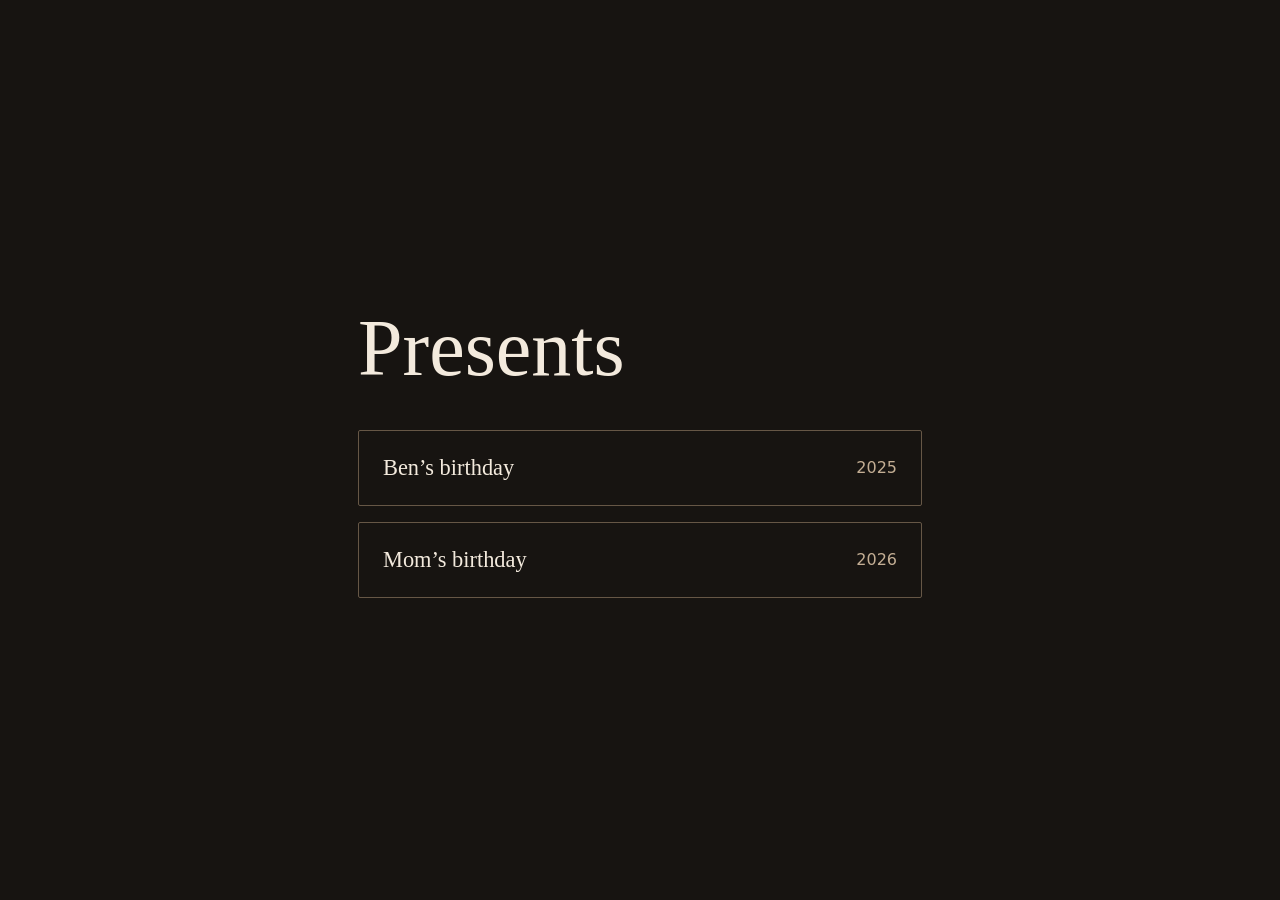
<file: index.html>
<!doctype html>
<html lang="en">
<head>
<meta charset="utf-8"><meta name="viewport" content="width=device-width, initial-scale=1">
<title>Presents</title><meta name="description" content="A collection of birthday presents from Luke, Logan, and Ben.">
<style>
*{box-sizing:border-box}body{margin:0;min-height:100dvh;display:grid;place-items:center;background:#171411;color:#f3eadd;font-family:Georgia,serif}main{width:min(620px,100%);padding:48px 28px}h1{font-weight:normal;font-size:clamp(3rem,10vw,5rem);margin:0 0 36px}nav{display:grid;gap:16px}a{color:inherit;text-decoration:none;border:1px solid #665746;padding:24px;display:flex;align-items:center;justify-content:space-between;gap:20px;border-radius:2px}a:hover{background:#2b241e}a:focus-visible{outline:2px solid #ead29a;outline-offset:4px}a span{font-size:1.4rem}a small{font:1rem system-ui,sans-serif;color:#c3ae94}
</style>
</head><body><main><h1>Presents</h1><nav aria-label="Birthday presents"><a href="ben-bday-2025/"><span>Ben’s birthday</span><small>2025</small></a><a href="mom-bday-2026/"><span>Mom’s birthday</span><small>2026</small></a></nav></main></body>
</html>
</file>
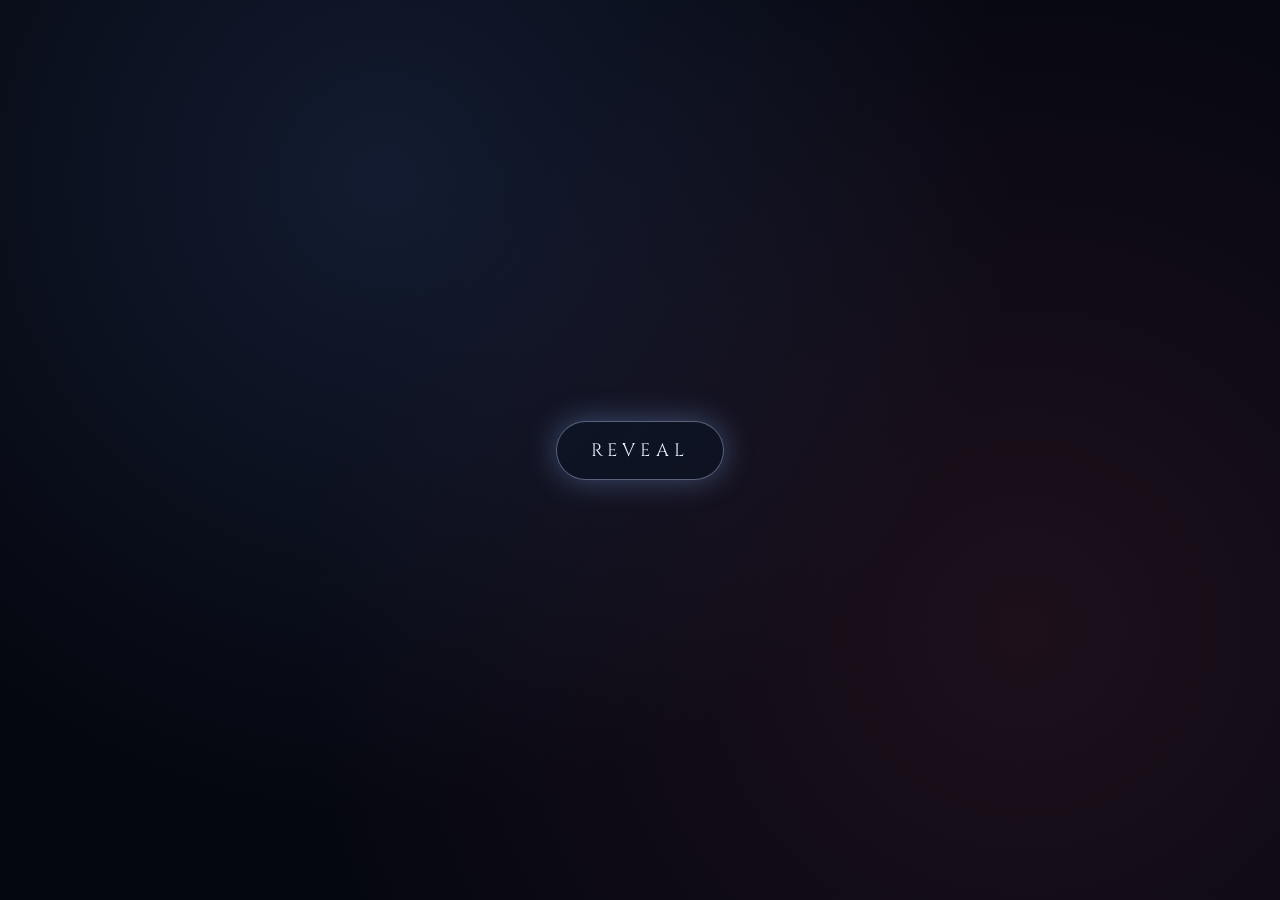
<file: ben-bday-2025/index.html>
<!DOCTYPE html>
<html lang="en">
  <head>
    <meta charset="UTF-8" />
    <meta name="viewport" content="width=device-width, initial-scale=1.0" />
    <title>BENNY BOO—PHYSICAL GENIUS</title>
    <link rel="preconnect" href="https://fonts.googleapis.com" />
    <link rel="preconnect" href="https://fonts.gstatic.com" crossorigin />
    <link
      href="https://fonts.googleapis.com/css2?family=Caveat:wght@600&family=Cinzel:wght@600;700&family=Rajdhani:wght@400;600&family=Spectral:ital,wght@0,400;0,600;1,400&display=swap"
      rel="stylesheet"
    />
    <link rel="icon" type="image/png" href="assets/favicon.png" />
    <link rel="icon" href="favicon.ico" sizes="any" />
    <script type="importmap">
      {
        "imports": {
          "three": "./vendor/three/three.module.js",
          "three/addons/": "./vendor/three/addons/",
          "cannon-es": "./vendor/cannon-es/cannon-es.js"
        }
      }
    </script>
    <style>
      :root {
        color-scheme: dark;
      }

      * {
        box-sizing: border-box;
      }

      html,
      body {
        margin: 0;
        width: 100%;
        height: 100%;
        overflow: hidden;
        background: #02040b;
        font-family: "Spectral", serif;
      }

      #app {
        position: fixed;
        inset: 0;
      }

      canvas {
        display: block;
        width: 100%;
        height: 100%;
        cursor: grab;
      }

      canvas.is-dragging {
        cursor: grabbing;
      }

      #audio-ui {
        position: fixed;
        right: 16px;
        bottom: 16px;
        z-index: 10;
        display: flex;
        align-items: center;
        gap: 10px;
        padding: 4px 6px;
        color: #e6f2ff;
        font-family: "Rajdhani", sans-serif;
        font-size: 12px;
        letter-spacing: 0.02em;
      }

      #audio-track {
        font-weight: 600;
        letter-spacing: 0.04em;
      }

      #audio-toggle {
        border: none;
        background: rgba(140, 190, 255, 0.18);
        color: inherit;
        border-radius: 999px;
        width: 30px;
        height: 30px;
        display: inline-flex;
        align-items: center;
        justify-content: center;
        padding: 0;
        font-size: 0;
        cursor: pointer;
        transition: background 0.2s ease;
      }

      #audio-toggle:hover {
        background: rgba(140, 190, 255, 0.32);
      }

      #audio-toggle svg {
        width: 14px;
        height: 14px;
        fill: currentColor;
      }

      #audio-toggle .icon-pause {
        display: none;
      }

      #audio-toggle.is-playing .icon-play {
        display: none;
      }

      #audio-toggle.is-playing .icon-pause {
        display: block;
      }

      #audio-toggle:disabled {
        opacity: 0.6;
        cursor: not-allowed;
      }

      #reveal-screen {
        position: fixed;
        inset: 0;
        z-index: 20;
        display: grid;
        place-items: center;
        background: radial-gradient(
            circle at 30% 20%,
            rgba(80, 120, 200, 0.18),
            transparent 55%
          ),
          radial-gradient(
            circle at 80% 70%,
            rgba(200, 80, 120, 0.12),
            transparent 60%
          ),
          #05070f;
        transition: opacity 0.4s ease, visibility 0.4s ease;
      }

      #reveal-screen.is-hidden {
        opacity: 0;
        visibility: hidden;
        pointer-events: none;
      }

      #reveal-button {
        border: 1px solid rgba(200, 220, 255, 0.4);
        background: rgba(10, 20, 38, 0.6);
        color: #e7f1ff;
        font-family: "Cinzel", serif;
        font-size: 18px;
        letter-spacing: 0.28em;
        text-transform: uppercase;
        padding: 16px 34px;
        border-radius: 999px;
        cursor: pointer;
        transition: transform 0.25s ease, box-shadow 0.25s ease;
        box-shadow: 0 0 30px rgba(140, 190, 255, 0.35);
      }

      #reveal-button:hover {
        transform: translateY(-2px);
        box-shadow: 0 0 40px rgba(140, 190, 255, 0.55);
      }

      @media (max-width: 640px) {
        #audio-ui {
          right: 10px;
          bottom: 10px;
          padding: 6px 8px;
        }

        #reveal-button {
          font-size: 16px;
          padding: 14px 28px;
        }
      }
    </style>
  </head>
  <body>
    <div id="reveal-screen">
      <button id="reveal-button" type="button">Reveal</button>
    </div>
    <div id="app"></div>
    <div id="audio-ui">
      <button id="audio-toggle" type="button" aria-label="Play">
        <svg class="icon-play" viewBox="0 0 24 24" aria-hidden="true">
          <path d="M7 5l12 7-12 7z" />
        </svg>
        <svg class="icon-pause" viewBox="0 0 24 24" aria-hidden="true">
          <path d="M6 5h4v14H6zm8 0h4v14h-4z" />
        </svg>
      </button>
      <div id="audio-track">1.mp3</div>
    </div>
    <script type="module">
      import * as THREE from "three";
      import * as CANNON from "cannon-es";
      import { RoundedBoxGeometry } from "three/addons/geometries/RoundedBoxGeometry.js";

      const app = document.getElementById("app");
      const revealScreen = document.getElementById("reveal-screen");
      const revealButton = document.getElementById("reveal-button");
      const audioTrackLabel = document.getElementById("audio-track");
      const audioToggleButton = document.getElementById("audio-toggle");
      const renderer = new THREE.WebGLRenderer({ antialias: true });
      let pixelRatio = Math.min(window.devicePixelRatio, 2);
      renderer.setPixelRatio(pixelRatio);
      renderer.setSize(window.innerWidth, window.innerHeight);
      renderer.outputColorSpace = THREE.SRGBColorSpace;
      renderer.toneMapping = THREE.ACESFilmicToneMapping;
      renderer.toneMappingExposure = 1.05;
      app.appendChild(renderer.domElement);

      const postEnabled = false;
      const renderTarget = new THREE.WebGLRenderTarget(
        window.innerWidth * pixelRatio,
        window.innerHeight * pixelRatio,
        { depthBuffer: true }
      );
      renderTarget.texture.colorSpace = THREE.LinearSRGBColorSpace;

      const postScene = new THREE.Scene();
      const postCamera = new THREE.OrthographicCamera(-1, 1, 1, -1, 0, 1);
      const postUniforms = {
        uTexture: { value: renderTarget.texture },
        uTime: { value: 0 },
        uIntensity: { value: 0 },
        uCenter: { value: new THREE.Vector2(0.5, 0.5) },
        uResolution: { value: new THREE.Vector2(window.innerWidth, window.innerHeight) }
      };
      const postMaterial = new THREE.ShaderMaterial({
        uniforms: postUniforms,
        toneMapped: false,
        depthWrite: false,
        depthTest: false,
        vertexShader: `
          varying vec2 vUv;
          void main() {
            vUv = uv;
            gl_Position = vec4(position, 1.0);
          }
        `,
        fragmentShader: `
          uniform sampler2D uTexture;
          uniform float uTime;
          uniform float uIntensity;
          uniform vec2 uCenter;
          varying vec2 vUv;

          void main() {
            vec2 uv = vUv;
            vec2 dir = uv - uCenter;
            float dist = length(dir);
            float ripple = sin(dist * 32.0 - uTime * 4.6);
            float pulse = sin(uTime * 1.4) * 0.5 + 0.5;
            float falloff = smoothstep(1.2, 0.0, dist);
            float amp = uIntensity * (0.35 + 0.65 * pulse) * falloff;
            vec2 normDir = normalize(dir + 0.0001);
            vec2 warp = normDir * ripple * amp * 0.03;
            vec2 uvWarp = clamp(uv + warp, 0.0, 1.0);
            vec2 shift = warp * 0.6;

            vec3 color;
            color.r = texture2D(uTexture, clamp(uvWarp + shift, 0.0, 1.0)).r;
            color.g = texture2D(uTexture, uvWarp).g;
            color.b = texture2D(uTexture, clamp(uvWarp - shift, 0.0, 1.0)).b;
            float rippleColor = abs(ripple);
            color += rippleColor * amp * vec3(0.0);
            gl_FragColor = vec4(color, 1.0);
            #include <colorspace_fragment>
          }
        `
      });
      const postQuad = new THREE.Mesh(new THREE.PlaneGeometry(2, 2), postMaterial);
      postScene.add(postQuad);

      const scene = new THREE.Scene();
      scene.fog = new THREE.Fog("#02040b", 8, 24);

      const camera = new THREE.PerspectiveCamera(
        38,
        window.innerWidth / window.innerHeight,
        0.1,
        200
      );
      camera.position.set(0, 0, 7.2);

      const ambient = new THREE.AmbientLight(0xffffff, 0.7);
      scene.add(ambient);

      const keyLight = new THREE.DirectionalLight(0xffffff, 0.9);
      keyLight.position.set(2.5, 4, 6);
      scene.add(keyLight);

      const fillLight = new THREE.DirectionalLight(0x88ccff, 0.4);
      fillLight.position.set(-3, -2, 5);
      scene.add(fillLight);

      const motionEnabled = !window.matchMedia(
        "(prefers-reduced-motion: reduce)"
      ).matches;
      const cardSurfaceFxEnabled = true;

      const cardSpec = {
        name: "Benny \"The Physical Genius\" Boo",
        attribute: "EARTH",
        typeLine: "Type: Warrior / Effect",
        level: 6,
        effectText: `Gains 300 ATK for each face-up card on the field. Once per turn, he targets 1 face-up card and turns its effect off with a blood-curdling shreik: "BUTTHEAD FREAK!". If there is a PS2 game disk on the table, he WILL make it no more. If you be talking shit, he WILL hear it. When summoned, add 1 Tool from your Deck to your hand, because he's just fucking built different. If he'd be destroyed - fat chance in hell, buddy - discard 1 card. If by unfortunate circumstances Basil is on the field, he loses because he is in the presence of his soul mate.`,
        flavorText: "\"he'll scratch your bitch ass up\"",
        atk: "2300",
        def: "2000",
        backText: "call +1 (916) 799-4473 for a good time"
      };

      const audioPlaylist = [
        "assets/audio/1.mp3",
        "assets/audio/2.mp3",
        "assets/audio/3.mp3",
        "assets/audio/4.mp3",
        "assets/audio/5.mp3",
        "assets/audio/6.mp3"
      ];

      const shufflePlaylist = (list) => {
        for (let i = list.length - 1; i > 0; i -= 1) {
          const j = Math.floor(Math.random() * (i + 1));
          [list[i], list[j]] = [list[j], list[i]];
        }
        return list;
      };

      const audioState = {
        context: null,
        analyser: null,
        data: null,
        audio: null,
        index: 0,
        started: false,
        failed: false
      };

      const formatTrackName = (trackPath) => {
        if (!trackPath) {
          return "Unknown";
        }
        const file = trackPath.split("/").pop();
        return file || "Unknown";
      };

      const updateAudioUi = () => {
        if (!audioTrackLabel || !audioToggleButton) {
          return;
        }
        if (audioState.failed) {
          audioTrackLabel.textContent = "Audio Unavailable";
          audioToggleButton.classList.remove("is-playing");
          audioToggleButton.setAttribute("aria-label", "Play");
          audioToggleButton.disabled = true;
          return;
        }

        const trackName = audioPlaylist[audioState.index]
          ? formatTrackName(audioPlaylist[audioState.index])
          : "No Audio";
        const isPlaying = audioState.audio && !audioState.audio.paused;
        audioTrackLabel.textContent = trackName;
        audioToggleButton.classList.toggle("is-playing", isPlaying);
        audioToggleButton.setAttribute("aria-label", isPlaying ? "Pause" : "Play");
        audioToggleButton.disabled = false;
      };

      const setupAudio = () => {
        if (audioState.context || audioState.failed || audioPlaylist.length === 0) {
          return;
        }

        const audio = new Audio();
        audio.preload = "auto";
        audio.loop = false;
        audio.crossOrigin = "anonymous";

        const context = new (window.AudioContext || window.webkitAudioContext)();
        const analyser = context.createAnalyser();
        analyser.fftSize = 1024;
        const source = context.createMediaElementSource(audio);
        source.connect(analyser);
        analyser.connect(context.destination);

        shufflePlaylist(audioPlaylist);
        audioState.audio = audio;
        audioState.context = context;
        audioState.analyser = analyser;
        audioState.data = new Uint8Array(analyser.frequencyBinCount);

        audio.addEventListener("ended", () => {
          if (!audioPlaylist.length) {
            return;
          }
          shufflePlaylist(audioPlaylist);
          playTrack(0);
        });

        audio.addEventListener("error", () => {
          audioState.failed = true;
          updateAudioUi();
        });

        audio.addEventListener("play", updateAudioUi);
        audio.addEventListener("pause", updateAudioUi);
        audio.addEventListener("loadeddata", updateAudioUi);
        updateAudioUi();
      };

      const playTrack = (index) => {
        if (!audioState.audio || audioPlaylist.length === 0) {
          return;
        }
        const safeIndex =
          ((index % audioPlaylist.length) + audioPlaylist.length) %
          audioPlaylist.length;
        audioState.index = safeIndex;
        audioState.audio.src = audioPlaylist[safeIndex];
        audioState.audio.play().catch(() => {
          audioState.started = false;
          updateAudioUi();
        });
        updateAudioUi();
      };

      const ensureAudio = () => {
        if (audioState.started || audioState.failed) {
          return;
        }
        setupAudio();
        if (!audioState.context || !audioState.audio) {
          return;
        }
        audioState.started = true;
        audioState.context
          .resume()
          .then(() => {
            playTrack(audioState.index);
          })
          .catch(() => {
            audioState.failed = true;
            updateAudioUi();
          });
        updateAudioUi();
      };

      if (audioToggleButton) {
        audioToggleButton.addEventListener("click", () => {
          if (audioState.failed) {
            return;
          }
          if (!audioState.started) {
            ensureAudio();
            return;
          }
          if (!audioState.audio) {
            return;
          }
          if (audioState.audio.paused) {
            audioState.audio.play().catch(() => {});
          } else {
            audioState.audio.pause();
          }
          updateAudioUi();
        });
      }

      updateAudioUi();

        const loadImage = (src) =>
          new Promise((resolve) => {
            const img = new Image();
            img.onload = () => resolve(img);
            img.onerror = () => resolve(null);
            img.crossOrigin = "anonymous";
            img.src = src;
          });

      const drawRoundedRect = (ctx, x, y, w, h, r) => {
        const radius = Math.min(r, w / 2, h / 2);
        ctx.beginPath();
        ctx.moveTo(x + radius, y);
        ctx.lineTo(x + w - radius, y);
        ctx.quadraticCurveTo(x + w, y, x + w, y + radius);
        ctx.lineTo(x + w, y + h - radius);
        ctx.quadraticCurveTo(x + w, y + h, x + w - radius, y + h);
        ctx.lineTo(x + radius, y + h);
        ctx.quadraticCurveTo(x, y + h, x, y + h - radius);
        ctx.lineTo(x, y + radius);
        ctx.quadraticCurveTo(x, y, x + radius, y);
        ctx.closePath();
      };

      const createRoundedRectShape = (width, height, radius) => {
        const halfW = width / 2;
        const halfH = height / 2;
        const r = Math.min(radius, halfW, halfH);
        const shape = new THREE.Shape();
        shape.moveTo(-halfW + r, -halfH);
        shape.lineTo(halfW - r, -halfH);
        shape.quadraticCurveTo(halfW, -halfH, halfW, -halfH + r);
        shape.lineTo(halfW, halfH - r);
        shape.quadraticCurveTo(halfW, halfH, halfW - r, halfH);
        shape.lineTo(-halfW + r, halfH);
        shape.quadraticCurveTo(-halfW, halfH, -halfW, halfH - r);
        shape.lineTo(-halfW, -halfH + r);
        shape.quadraticCurveTo(-halfW, -halfH, -halfW + r, -halfH);
        return shape;
      };

      const drawStar = (ctx, cx, cy, spikes, outerRadius, innerRadius) => {
        let rot = (Math.PI / 2) * 3;
        let x = cx;
        let y = cy;
        const step = Math.PI / spikes;

        ctx.beginPath();
        ctx.moveTo(cx, cy - outerRadius);
        for (let i = 0; i < spikes; i += 1) {
          x = cx + Math.cos(rot) * outerRadius;
          y = cy + Math.sin(rot) * outerRadius;
          ctx.lineTo(x, y);
          rot += step;

          x = cx + Math.cos(rot) * innerRadius;
          y = cy + Math.sin(rot) * innerRadius;
          ctx.lineTo(x, y);
          rot += step;
        }
        ctx.lineTo(cx, cy - outerRadius);
        ctx.closePath();
      };

      const wrapText = (ctx, text, maxWidth) => {
        const words = text.split(" ");
        const lines = [];
        let currentLine = "";

        words.forEach((word) => {
          const testLine = currentLine ? `${currentLine} ${word}` : word;
          const metrics = ctx.measureText(testLine);
          if (metrics.width > maxWidth && currentLine) {
            lines.push(currentLine);
            currentLine = word;
          } else {
            currentLine = testLine;
          }
        });

        if (currentLine) {
          lines.push(currentLine);
        }

        return lines;
      };

      const drawImageCover = (ctx, img, x, y, w, h) => {
        if (!img) {
          ctx.fillStyle = "rgba(255,255,255,0.08)";
          ctx.fillRect(x, y, w, h);
          return;
        }

        const imgRatio = img.width / img.height;
        const areaRatio = w / h;
        let sx = 0;
        let sy = 0;
        let sw = img.width;
        let sh = img.height;

        if (imgRatio > areaRatio) {
          sh = img.height;
          sw = sh * areaRatio;
          sx = (img.width - sw) / 2;
        } else {
          sw = img.width;
          sh = sw / areaRatio;
          sy = (img.height - sh) / 2;
        }

        ctx.drawImage(img, sx, sy, sw, sh, x, y, w, h);
      };

      const buildFrontTexture = (image) => {
        const width = 1024;
        const height = Math.round((width * 86) / 59);
        const canvas = document.createElement("canvas");
        canvas.width = width;
        canvas.height = height;
        const ctx = canvas.getContext("2d");
        const scale = width / 420;

        const frameGradient = ctx.createLinearGradient(0, 0, width, height);
        frameGradient.addColorStop(0, "#e6c98b");
        frameGradient.addColorStop(0.45, "#7b5e2e");
        frameGradient.addColorStop(1, "#1e1a12");

        drawRoundedRect(ctx, 0, 0, width, height, 24 * scale);
        ctx.fillStyle = frameGradient;
        ctx.fill();

        const outerPad = 12 * scale;
        const innerX = outerPad;
        const innerY = outerPad;
        const innerW = width - outerPad * 2;
        const innerH = height - outerPad * 2;
        const innerGradient = ctx.createLinearGradient(
          innerX,
          innerY,
          innerX,
          innerY + innerH
        );
        innerGradient.addColorStop(0, "rgba(255,255,255,0.75)");
        innerGradient.addColorStop(1, "rgba(247,229,196,0.92)");

        drawRoundedRect(ctx, innerX, innerY, innerW, innerH, 18 * scale);
        ctx.fillStyle = innerGradient;
        ctx.fill();
        ctx.strokeStyle = "rgba(123, 94, 46, 0.5)";
        ctx.lineWidth = 2 * scale;
        ctx.stroke();

        const innerPad = 14 * scale;
        const contentX = innerX + innerPad;
        const contentY = innerY + innerPad;
        const contentW = innerW - innerPad * 2;
        const contentH = innerH - innerPad * 2;
        const gap = 10 * scale;

        let y = contentY;

        const nameFontSize = 16.8 * scale;
        ctx.font = `700 ${nameFontSize}px "Cinzel"`;
        ctx.fillStyle = "#231d14";
        ctx.textBaseline = "top";
        ctx.textAlign = "left";
        ctx.fillText(cardSpec.name, contentX, y);
        const nameHeight = nameFontSize * 1.1;

        const attrText = cardSpec.attribute;
        const attrFontSize = 11.2 * scale;
        ctx.font = `600 ${attrFontSize}px "Rajdhani"`;
        const attrPaddingX = 8 * scale;
        const attrPaddingY = 4 * scale;
        const dotSize = 8 * scale;
        const dotGap = 6 * scale;
        const attrTextWidth = ctx.measureText(attrText).width;
        const pillWidth =
          attrPaddingX * 2 + dotSize + dotGap + attrTextWidth;
        const pillHeight = attrFontSize + attrPaddingY * 2;
        const pillX = contentX + contentW - pillWidth;
        const pillY = y + (nameHeight - pillHeight) * 0.3;
        const pillGradient = ctx.createLinearGradient(
          pillX,
          pillY,
          pillX + pillWidth,
          pillY + pillHeight
        );
        pillGradient.addColorStop(0, "#4b7a3b");
        pillGradient.addColorStop(1, "#274026");

        drawRoundedRect(ctx, pillX, pillY, pillWidth, pillHeight, pillHeight / 2);
        ctx.fillStyle = pillGradient;
        ctx.fill();
        ctx.strokeStyle = "rgba(255,255,255,0.2)";
        ctx.lineWidth = 1 * scale;
        ctx.stroke();

        const dotX = pillX + attrPaddingX + dotSize / 2;
        const dotY = pillY + pillHeight / 2;
        const dotGradient = ctx.createRadialGradient(
          dotX - dotSize * 0.2,
          dotY - dotSize * 0.2,
          dotSize * 0.2,
          dotX,
          dotY,
          dotSize * 0.6
        );
        dotGradient.addColorStop(0, "#dff5c5");
        dotGradient.addColorStop(1, "#3a6c2c");
        ctx.fillStyle = dotGradient;
        ctx.shadowColor = "rgba(223,245,197,0.8)";
        ctx.shadowBlur = 6 * scale;
        ctx.beginPath();
        ctx.arc(dotX, dotY, dotSize / 2, 0, Math.PI * 2);
        ctx.fill();
        ctx.shadowBlur = 0;

        ctx.fillStyle = "#f4f2e6";
        ctx.textBaseline = "middle";
        ctx.fillText(attrText, dotX + dotSize / 2 + dotGap, dotY);

        y += nameHeight + gap * 0.6;

        const metaFontSize = 11.5 * scale;
        ctx.font = `600 ${metaFontSize}px "Rajdhani"`;
        ctx.fillStyle = "#534737";
        ctx.textBaseline = "top";
        ctx.textAlign = "left";
        ctx.fillText(cardSpec.typeLine.toUpperCase(), contentX, y);

        const levelFontSize = 12 * scale;
        ctx.font = `600 ${levelFontSize}px "Rajdhani"`;
        const levelText = "LEVEL";
        const levelTextWidth = ctx.measureText(levelText).width;
        const starSize = 14 * scale;
        const starGap = 4 * scale;
        const starsWidth =
          cardSpec.level * starSize + (cardSpec.level - 1) * starGap;
        const levelGroupWidth = levelTextWidth + 8 * scale + starsWidth;
        const levelX = contentX + contentW - levelGroupWidth;
        ctx.textAlign = "left";
        ctx.fillText(levelText, levelX, y);

        const starsX = levelX + levelTextWidth + 8 * scale;
        const starCenterY = y + levelFontSize * 0.7;
        ctx.fillStyle = "#f5d37a";
        ctx.shadowColor = "rgba(245,211,122,0.6)";
        ctx.shadowBlur = 6 * scale;

        for (let i = 0; i < cardSpec.level; i += 1) {
          const cx = starsX + i * (starSize + starGap) + starSize / 2;
          const cy = starCenterY;
          drawStar(ctx, cx, cy, 5, starSize / 2, starSize / 4);
          ctx.fill();
        }
        ctx.shadowBlur = 0;

        const metaHeight = levelFontSize + 4 * scale;
        y += metaHeight + gap;

        const effectTitleFontSize = 11 * scale;
        const effectFontSize = 11.5 * scale;
        const effectLineHeight = effectFontSize * 1.35;
        const effectPaddingX = 9 * scale;
        const effectPaddingY = 8 * scale;
        const effectTitleGap = 6 * scale;
        ctx.font = `600 ${effectFontSize}px "Spectral"`;
        const effectLines = wrapText(
          ctx,
          cardSpec.effectText,
          contentW - effectPaddingX * 2
        );
        const effectBoxHeight =
          effectPaddingY * 2 +
          effectTitleFontSize +
          effectTitleGap +
          effectLines.length * effectLineHeight;

        const flavorFontSize = 11.5 * scale;
        const flavorHeight = flavorFontSize * 1.4;
        const statsFontSize = 12.5 * scale;
        const statsHeight = statsFontSize * 1.3;

        const artHeight =
          contentH -
          (nameHeight +
            metaHeight +
            effectBoxHeight +
            flavorHeight +
            statsHeight +
            gap * 4);

        const artX = contentX;
        const artY = y;
        const artW = contentW;
        const artH = Math.max(artHeight, 160 * scale);

        const artGradient = ctx.createLinearGradient(
          artX,
          artY,
          artX + artW,
          artY + artH
        );
        artGradient.addColorStop(0, "#182e33");
        artGradient.addColorStop(0.6, "#0c1214");
        artGradient.addColorStop(1, "#1a1f14");

        drawRoundedRect(ctx, artX, artY, artW, artH, 8 * scale);
        ctx.fillStyle = artGradient;
        ctx.fill();
        ctx.save();
        ctx.clip();
        drawImageCover(ctx, image, artX, artY, artW, artH);
        ctx.restore();
        ctx.strokeStyle = "rgba(123, 94, 46, 0.7)";
        ctx.lineWidth = 1.5 * scale;
        ctx.stroke();

        y = artY + artH + gap;

        const effectX = contentX;
        const effectY = y;
        const effectW = contentW;
        const effectH = effectBoxHeight;
        const effectGradient = ctx.createLinearGradient(
          effectX,
          effectY,
          effectX,
          effectY + effectH
        );
        effectGradient.addColorStop(0, "rgba(255,255,255,0.65)");
        effectGradient.addColorStop(1, "rgba(241,224,196,0.85)");

        drawRoundedRect(ctx, effectX, effectY, effectW, effectH, 6 * scale);
        ctx.fillStyle = effectGradient;
        ctx.fill();
        ctx.strokeStyle = "rgba(123, 94, 46, 0.35)";
        ctx.lineWidth = 1.2 * scale;
        ctx.stroke();

        ctx.fillStyle = "#534737";
        ctx.font = `600 ${effectTitleFontSize}px "Rajdhani"`;
        ctx.textBaseline = "top";
        ctx.textAlign = "left";
        ctx.fillText(
          "EFFECT",
          effectX + effectPaddingX,
          effectY + effectPaddingY
        );

        ctx.fillStyle = "#231d14";
        ctx.font = `400 ${effectFontSize}px "Spectral"`;
        let textY = effectY + effectPaddingY + effectTitleFontSize + effectTitleGap;
        effectLines.forEach((line) => {
          ctx.fillText(line, effectX + effectPaddingX, textY);
          textY += effectLineHeight;
        });

        y = effectY + effectH + gap;

        ctx.fillStyle = "#4f3e2a";
        ctx.font = `italic 400 ${flavorFontSize}px "Spectral"`;
        ctx.textAlign = "right";
        ctx.textBaseline = "top";
        ctx.fillText(cardSpec.flavorText, contentX + contentW, y);

        y += flavorHeight + gap * 0.5;

        ctx.textAlign = "left";
        ctx.font = `600 ${statsFontSize}px "Rajdhani"`;
        ctx.fillStyle = "#534737";
        ctx.fillText("ATK / DEF", contentX, y);

        ctx.textAlign = "right";
        ctx.fillStyle = "#231d14";
        ctx.fillText(`${cardSpec.atk} / ${cardSpec.def}`, contentX + contentW, y);

        return canvas;
      };

      const buildBackTexture = (image, sigImage) => {
        const width = 1024;
        const height = Math.round((width * 86) / 59);
        const canvas = document.createElement("canvas");
        canvas.width = width;
        canvas.height = height;
        const ctx = canvas.getContext("2d");
        const scale = width / 420;

        const frameGradient = ctx.createLinearGradient(0, 0, width, height);
        frameGradient.addColorStop(0, "#e6c98b");
        frameGradient.addColorStop(0.45, "#7b5e2e");
        frameGradient.addColorStop(1, "#1e1a12");
        drawRoundedRect(ctx, 0, 0, width, height, 24 * scale);
        ctx.fillStyle = frameGradient;
        ctx.fill();

        const outerPad = 12 * scale;
        const innerX = outerPad;
        const innerY = outerPad;
        const innerW = width - outerPad * 2;
        const innerH = height - outerPad * 2;

        drawRoundedRect(ctx, innerX, innerY, innerW, innerH, 18 * scale);
        ctx.save();
        ctx.clip();
        drawImageCover(ctx, image, innerX, innerY, innerW, innerH);
        ctx.restore();
        ctx.strokeStyle = "rgba(123, 94, 46, 0.45)";
        ctx.lineWidth = 2 * scale;
        ctx.stroke();

        if (sigImage) {
          const maxSigWidth = innerW * 0.55;
          const sigAspect = sigImage.width / sigImage.height;
          const sigWidth = maxSigWidth;
          const sigHeight = sigWidth / sigAspect;
          const sigX = innerX + innerW - sigWidth - 16 * scale;
          const sigY = innerY + innerH - sigHeight - 16 * scale;
          ctx.globalAlpha = 0.85;
          ctx.drawImage(sigImage, sigX, sigY, sigWidth, sigHeight);
          ctx.globalAlpha = 1;
        }

        return canvas;
      };

      const createGlowTexture = () => {
        const canvas = document.createElement("canvas");
        canvas.width = 256;
        canvas.height = 256;
        const ctx = canvas.getContext("2d");
        const gradient = ctx.createRadialGradient(128, 128, 0, 128, 128, 80);
        gradient.addColorStop(0, "rgba(120,255,220,0.45)");
        gradient.addColorStop(0.35, "rgba(32,160,255,0.1)");
        gradient.addColorStop(1, "rgba(0,0,0,0)");
        ctx.fillStyle = gradient;
        ctx.fillRect(0, 0, 256, 256);
        return canvas;
      };

      const createAuraTexture = () => {
        const canvas = document.createElement("canvas");
        canvas.width = 512;
        canvas.height = 512;
        const ctx = canvas.getContext("2d");
        const center = 256;

        const gradient = ctx.createRadialGradient(
          center,
          center,
          0,
          center,
          center,
          256
        );
        gradient.addColorStop(0, "rgba(120,255,240,0.45)");
        gradient.addColorStop(0.35, "rgba(80,200,255,0.22)");
        gradient.addColorStop(0.7, "rgba(60,140,255,0.08)");
        gradient.addColorStop(1, "rgba(0,0,0,0)");
        ctx.fillStyle = gradient;
        ctx.fillRect(0, 0, 512, 512);

        ctx.globalCompositeOperation = "screen";
        const rim = ctx.createRadialGradient(center, center, 140, center, center, 256);
        rim.addColorStop(0, "rgba(255,255,255,0)");
        rim.addColorStop(0.7, "rgba(255,255,255,0.12)");
        rim.addColorStop(1, "rgba(255,255,255,0)");
        ctx.fillStyle = rim;
        ctx.fillRect(0, 0, 512, 512);
        ctx.globalCompositeOperation = "source-over";

        return canvas;
      };

      const createWaveTexture = () => {
        const canvas = document.createElement("canvas");
        canvas.width = 512;
        canvas.height = 512;
        const ctx = canvas.getContext("2d");
        const center = 256;

        const ring = ctx.createRadialGradient(center, center, 120, center, center, 256);
        ring.addColorStop(0, "rgba(0,0,0,0)");
        ring.addColorStop(0.45, "rgba(120,220,255,0.0)");
        ring.addColorStop(0.6, "rgba(120,220,255,0.22)");
        ring.addColorStop(0.78, "rgba(80,180,255,0.12)");
        ring.addColorStop(1, "rgba(0,0,0,0)");
        ctx.fillStyle = ring;
        ctx.fillRect(0, 0, 512, 512);

        ctx.globalCompositeOperation = "screen";
        const glow = ctx.createRadialGradient(center, center, 0, center, center, 256);
        glow.addColorStop(0, "rgba(255,255,255,0)");
        glow.addColorStop(0.5, "rgba(255,255,255,0.04)");
        glow.addColorStop(1, "rgba(255,255,255,0)");
        ctx.fillStyle = glow;
        ctx.fillRect(0, 0, 512, 512);
        ctx.globalCompositeOperation = "source-over";

        return canvas;
      };

      const createBackShineTexture = () => {
        const canvas = document.createElement("canvas");
        canvas.width = 512;
        canvas.height = 512;
        const ctx = canvas.getContext("2d");

        const diagonal = ctx.createLinearGradient(0, 0, 512, 512);
        diagonal.addColorStop(0, "rgba(255,255,255,0)");
        diagonal.addColorStop(0.35, "rgba(255,255,255,0.08)");
        diagonal.addColorStop(0.5, "rgba(255,255,255,0.22)");
        diagonal.addColorStop(0.65, "rgba(255,255,255,0.1)");
        diagonal.addColorStop(1, "rgba(255,255,255,0)");
        ctx.fillStyle = diagonal;
        ctx.fillRect(0, 0, 512, 512);

        ctx.globalCompositeOperation = "screen";
        const soft = ctx.createRadialGradient(360, 140, 20, 360, 140, 220);
        soft.addColorStop(0, "rgba(255,220,160,0.25)");
        soft.addColorStop(1, "rgba(0,0,0,0)");
        ctx.fillStyle = soft;
        ctx.fillRect(0, 0, 512, 512);
        ctx.globalCompositeOperation = "source-over";

        return canvas;
      };

      const createRedHaloTexture = () => {
        const canvas = document.createElement("canvas");
        canvas.width = 512;
        canvas.height = 512;
        const ctx = canvas.getContext("2d");
        const center = 256;

        const glow = ctx.createRadialGradient(
          center,
          center,
          0,
          center,
          center,
          256
        );
        glow.addColorStop(0, "rgba(255,120,90,0.45)");
        glow.addColorStop(0.45, "rgba(200,40,20,0.35)");
        glow.addColorStop(0.75, "rgba(120,10,5,0.18)");
        glow.addColorStop(1, "rgba(0,0,0,0)");
        ctx.fillStyle = glow;
        ctx.fillRect(0, 0, 512, 512);

        ctx.globalCompositeOperation = "screen";
        const ring = ctx.createRadialGradient(center, center, 140, center, center, 256);
        ring.addColorStop(0, "rgba(255,255,255,0)");
        ring.addColorStop(0.5, "rgba(255,180,140,0.08)");
        ring.addColorStop(1, "rgba(0,0,0,0)");
        ctx.fillStyle = ring;
        ctx.fillRect(0, 0, 512, 512);
        ctx.globalCompositeOperation = "source-over";

        return canvas;
      };

      const createMeteorTexture = () => {
        const canvas = document.createElement("canvas");
        canvas.width = 256;
        canvas.height = 96;
        const ctx = canvas.getContext("2d");
        const centerY = canvas.height / 2;

        const gradient = ctx.createLinearGradient(0, 0, canvas.width, 0);
        gradient.addColorStop(0, "rgba(0,0,0,0)");
        gradient.addColorStop(0.08, "rgba(120,0,0,0.35)");
        gradient.addColorStop(0.3, "rgba(255,40,0,0.85)");
        gradient.addColorStop(0.55, "rgba(255,140,0,0.95)");
        gradient.addColorStop(0.8, "rgba(255,240,140,1)");
        gradient.addColorStop(1, "rgba(255,255,255,1)");

        ctx.fillStyle = gradient;
        ctx.fillRect(0, centerY - 16, canvas.width, 32);

        ctx.globalCompositeOperation = "lighter";
        for (let i = 0; i < 22; i += 1) {
          const x = Math.random() * canvas.width * 0.8;
          const y = centerY + (Math.random() - 0.5) * 26;
          const radius = 10 + Math.random() * 22;
          const flame = ctx.createRadialGradient(x, y, 0, x, y, radius);
          flame.addColorStop(0, "rgba(255,230,140,0.95)");
          flame.addColorStop(0.4, "rgba(255,140,20,0.7)");
          flame.addColorStop(1, "rgba(80,0,0,0)");
          ctx.fillStyle = flame;
          ctx.beginPath();
          ctx.ellipse(
            x,
            y,
            radius * 1.5,
            radius * 0.7,
            (Math.random() - 0.5) * 0.6,
            0,
            Math.PI * 2
          );
          ctx.fill();
        }

        ctx.globalCompositeOperation = "screen";
        const core = ctx.createLinearGradient(0, 0, canvas.width, 0);
        core.addColorStop(0, "rgba(255,255,255,0)");
        core.addColorStop(0.5, "rgba(255,255,255,0.75)");
        core.addColorStop(1, "rgba(255,255,255,1)");
        ctx.fillStyle = core;
        ctx.fillRect(0, centerY - 6, canvas.width, 12);
        ctx.globalCompositeOperation = "source-over";

        ctx.globalCompositeOperation = "screen";
        const head = ctx.createRadialGradient(
          canvas.width * 0.92,
          centerY,
          0,
          canvas.width * 0.92,
          centerY,
          18
        );
        head.addColorStop(0, "rgba(255,255,255,1)");
        head.addColorStop(0.5, "rgba(255,210,140,0.85)");
        head.addColorStop(1, "rgba(255,80,0,0)");
        ctx.fillStyle = head;
        ctx.beginPath();
        ctx.arc(canvas.width * 0.92, centerY, 18, 0, Math.PI * 2);
        ctx.fill();
        ctx.globalCompositeOperation = "source-over";

        return canvas;
      };

      const createStarTexture = () => {
        const canvas = document.createElement("canvas");
        canvas.width = 64;
        canvas.height = 64;
        const ctx = canvas.getContext("2d");
        const center = 32;
        const gradient = ctx.createRadialGradient(center, center, 0, center, center, 32);
        gradient.addColorStop(0, "rgba(255,255,255,1)");
        gradient.addColorStop(0.25, "rgba(255,255,255,0.9)");
        gradient.addColorStop(0.6, "rgba(255,255,255,0.35)");
        gradient.addColorStop(1, "rgba(255,255,255,0)");
        ctx.fillStyle = gradient;
        ctx.fillRect(0, 0, 64, 64);

        ctx.globalCompositeOperation = "screen";
        ctx.strokeStyle = "rgba(255,255,255,0.35)";
        ctx.lineWidth = 1;
        ctx.beginPath();
        ctx.moveTo(center, 6);
        ctx.lineTo(center, 58);
        ctx.moveTo(6, center);
        ctx.lineTo(58, center);
        ctx.stroke();
        ctx.globalCompositeOperation = "source-over";

        return canvas;
      };

      const createStarHaloTexture = () => {
        const canvas = document.createElement("canvas");
        canvas.width = 64;
        canvas.height = 64;
        const ctx = canvas.getContext("2d");
        const center = 32;
        const gradient = ctx.createRadialGradient(center, center, 0, center, center, 32);
        gradient.addColorStop(0, "rgba(200,20,20,0.7)");
        gradient.addColorStop(0.4, "rgba(160,10,10,0.55)");
        gradient.addColorStop(0.7, "rgba(120,0,0,0.25)");
        gradient.addColorStop(1, "rgba(120,0,0,0)");
        ctx.fillStyle = gradient;
        ctx.beginPath();
        ctx.arc(center, center, 32, 0, Math.PI * 2);
        ctx.fill();
        return canvas;
      };

      const pulseGlow = (time, intensity = 1) => {
        return 0.8 + Math.sin(time * 1.6) * 0.2 * intensity;
      };

      const createStarLayer = (count, spread, size, speed, color, texture, haloTexture) => {
        const geometry = new THREE.BufferGeometry();
        const positions = new Float32Array(count * 3);
        const colors = new Float32Array(count * 3);
        const nearZ = -2;
        const farZ = -spread - 6;
        const baseColor = new THREE.Color(color);
        for (let i = 0; i < count; i += 1) {
          positions[i * 3] = (Math.random() - 0.5) * spread;
          positions[i * 3 + 1] = (Math.random() - 0.5) * spread;
          positions[i * 3 + 2] = farZ + Math.random() * (nearZ - farZ);
          const starColor = baseColor.clone();
          starColor.offsetHSL(
            (Math.random() - 0.5) * 0.04,
            (Math.random() - 0.5) * 0.2,
            (Math.random() - 0.5) * 0.2
          );
          colors[i * 3] = starColor.r;
          colors[i * 3 + 1] = starColor.g;
          colors[i * 3 + 2] = starColor.b;
        }
        geometry.setAttribute(
          "position",
          new THREE.BufferAttribute(positions, 3)
        );
        geometry.setAttribute("color", new THREE.BufferAttribute(colors, 3));
        const material = new THREE.PointsMaterial({
          map: texture,
          size,
          sizeAttenuation: true,
          transparent: true,
          opacity: 0.65,
          alphaTest: 0.05,
          depthWrite: false,
          blending: THREE.AdditiveBlending,
          vertexColors: true
        });
        const points = new THREE.Points(geometry, material);
        let halo = null;
        let haloMaterial = null;
        if (haloTexture) {
          haloMaterial = new THREE.PointsMaterial({
            map: haloTexture,
            size: size * 2.8,
            sizeAttenuation: true,
            transparent: true,
            opacity: 0.55,
            depthWrite: false,
            blending: THREE.NormalBlending,
            color: 0xff2a2a
          });
          halo = new THREE.Points(geometry, haloMaterial);
          halo.renderOrder = -1;
          points.renderOrder = 0;
        }
        return {
          points,
          halo,
          haloMaterial,
          positions,
          colors,
          spread,
          speed,
          material,
          nearZ,
          farZ,
          twinkleOffset: Math.random() * Math.PI * 2,
          baseOpacity: 0.58
        };
      };

      const init = async () => {
        if (document.fonts && document.fonts.ready) {
          await document.fonts.ready;
        }
        const artImage = await loadImage("assets/image.png");
        const backImage = await loadImage("assets/wc.png");
        const sigImage = await loadImage("assets/sig.png");
        const frontCanvas = buildFrontTexture(artImage);
        const backCanvas = buildBackTexture(backImage, sigImage);
        const frontTexture = new THREE.CanvasTexture(frontCanvas);
        const backTexture = new THREE.CanvasTexture(backCanvas);
        frontTexture.colorSpace = THREE.SRGBColorSpace;
        backTexture.colorSpace = THREE.SRGBColorSpace;
        frontTexture.needsUpdate = true;
        backTexture.needsUpdate = true;
        frontTexture.anisotropy = renderer.capabilities.getMaxAnisotropy();
        backTexture.anisotropy = renderer.capabilities.getMaxAnisotropy();

        const cardWidth = 2.4;
        const cardHeight = (cardWidth * 86) / 59;
        const cardDepth = 0.06;
        const geometryDepth = 0.6;
        const cornerRadius = 0.24;

        const sideMaterial = new THREE.MeshStandardMaterial({
          color: "#241c12",
          roughness: 0.7,
          metalness: 0.1
        });
        const frontMaterial = new THREE.MeshStandardMaterial({
          map: frontTexture,
          roughness: 0.55,
          metalness: 0.2
        });
        const backMaterial = new THREE.MeshPhysicalMaterial({
          map: backTexture,
          roughness: 0.45,
          metalness: 0.2,
          clearcoat: 0.35,
          clearcoatRoughness: 0.35
        });

        const cardMaterials = [
          sideMaterial,
          sideMaterial,
          sideMaterial,
          sideMaterial,
          frontMaterial,
          backMaterial
        ];

        const cardGeometry = new RoundedBoxGeometry(
          cardWidth,
          cardHeight,
          geometryDepth,
          6,
          cornerRadius
        );
        cardGeometry.scale(1, 1, cardDepth / geometryDepth);
        const cardMesh = new THREE.Mesh(cardGeometry, cardMaterials);
        scene.add(cardMesh);

        const holoUniforms = {
          uTime: { value: 0 },
          uIntensity: { value: 0.35 }
        };

        const holoMaterial = new THREE.ShaderMaterial({
          transparent: true,
          depthWrite: false,
          blending: THREE.AdditiveBlending,
          uniforms: holoUniforms,
          vertexShader: `
            varying vec2 vUv;
            void main() {
              vUv = uv;
              gl_Position = projectionMatrix * modelViewMatrix * vec4(position, 1.0);
            }
          `,
          fragmentShader: `
            uniform float uTime;
            uniform float uIntensity;
            varying vec2 vUv;

            float hash(vec2 p) {
              return fract(sin(dot(p, vec2(127.1, 311.7))) * 43758.5453123);
            }

            void main() {
              float wave = sin((vUv.x + uTime * 0.08) * 18.0) * 0.5 + 0.5;
              float wave2 = sin((vUv.y + uTime * 0.12) * 14.0) * 0.5 + 0.5;
              float noise = hash(vUv * 12.0 + uTime * 0.2);
              float diag = abs(sin((vUv.x + vUv.y + uTime * 0.04) * 60.0));
              float stripe = smoothstep(0.72, 0.95, diag);
              float grid = abs(sin(vUv.x * 110.0) * sin(vUv.y * 110.0));
              grid = smoothstep(0.86, 0.99, grid);
              float speck = step(0.975, noise);
              float pattern = stripe * 0.6 + grid * 0.35 + speck * 0.25;
              vec3 colorA = vec3(0.2, 0.9, 1.0);
              vec3 colorB = vec3(1.0, 0.6, 0.2);
              vec3 color = mix(colorA, colorB, wave);
              vec3 prism = mix(vec3(0.2, 0.85, 1.0), vec3(1.0, 0.5, 0.8), vUv.y);
              color = mix(color, prism, pattern * 0.25);
              color += noise * 0.08;
              float alpha =
                (0.12 + wave * 0.32 + wave2 * 0.18 + pattern * 0.16) * uIntensity;
              gl_FragColor = vec4(color, alpha);
            }
          `
        });

        const holoShape = createRoundedRectShape(
          cardWidth * 0.98,
          cardHeight * 0.98,
          cornerRadius * 0.9
        );
        const holoPlane = new THREE.Mesh(
          new THREE.ShapeGeometry(holoShape),
          holoMaterial
        );
        holoPlane.position.z = cardDepth / 2 + 0.002;
        holoPlane.visible = cardSurfaceFxEnabled;
        cardMesh.add(holoPlane);

        const backShineTexture = new THREE.CanvasTexture(createBackShineTexture());
        backShineTexture.colorSpace = THREE.SRGBColorSpace;
        const backShineMaterial = new THREE.MeshBasicMaterial({
          map: backShineTexture,
          transparent: true,
          opacity: 0.22,
          depthWrite: false,
          depthTest: true,
          blending: THREE.AdditiveBlending
        });
        const backShineShape = createRoundedRectShape(
          cardWidth * 0.98,
          cardHeight * 0.98,
          cornerRadius * 0.9
        );
        const backShinePlane = new THREE.Mesh(
          new THREE.ShapeGeometry(backShineShape),
          backShineMaterial
        );
        backShinePlane.position.z = -cardDepth / 2 - 0.002;
        backShinePlane.rotation.y = Math.PI;
        backShinePlane.visible = cardSurfaceFxEnabled;
        cardMesh.add(backShinePlane);

        const glowTexture = new THREE.CanvasTexture(createGlowTexture());
        glowTexture.colorSpace = THREE.SRGBColorSpace;
        const glowMaterial = new THREE.SpriteMaterial({
          map: glowTexture,
          transparent: true,
          opacity: 0.14,
          depthWrite: false,
          depthTest: false,
          blending: THREE.AdditiveBlending
        });
        const glowSprite = new THREE.Sprite(glowMaterial);
        glowSprite.scale.set(cardWidth * 1.05, cardHeight * 1.05, 1);
        glowSprite.position.z = -cardDepth * 3;
        glowSprite.renderOrder = 2;
        cardMesh.add(glowSprite);

        const auraTexture = new THREE.CanvasTexture(createAuraTexture());
        auraTexture.colorSpace = THREE.SRGBColorSpace;
        const auraMaterial = new THREE.SpriteMaterial({
          map: auraTexture,
          transparent: true,
          opacity: 0.6,
          depthWrite: false,
          depthTest: true,
          blending: THREE.AdditiveBlending
        });
        const auraSprite = new THREE.Sprite(auraMaterial);
        const auraBaseScale = {
          x: cardWidth * 2.4,
          y: cardHeight * 2.4
        };
        auraSprite.scale.set(auraBaseScale.x, auraBaseScale.y, 1);
        auraSprite.renderOrder = 1;
        scene.add(auraSprite);

        const waveTexture = new THREE.CanvasTexture(createWaveTexture());
        waveTexture.colorSpace = THREE.SRGBColorSpace;
        const waveBaseScale = {
          x: cardWidth * 3.1,
          y: cardHeight * 3.1
        };
        const waveSprites = [0, 1].map((index) => {
          const waveMaterial = new THREE.SpriteMaterial({
            map: waveTexture,
            transparent: true,
            opacity: 0,
            depthWrite: false,
            depthTest: true,
            blending: THREE.AdditiveBlending
          });
          const sprite = new THREE.Sprite(waveMaterial);
          sprite.scale.set(waveBaseScale.x, waveBaseScale.y, 1);
          sprite.renderOrder = 0;
          sprite.userData.phaseOffset = index * 0.5;
          scene.add(sprite);
          return sprite;
        });

        const shockwaveMaterial = new THREE.MeshBasicMaterial({
          color: "#ffffff",
          transparent: true,
          opacity: 0,
          blending: THREE.AdditiveBlending,
          depthWrite: false
        });
        const shockwave = new THREE.Mesh(
          new THREE.RingGeometry(0.2, 0.26, 64),
          shockwaveMaterial
        );
        shockwave.visible = false;
        shockwave.position.z = cardDepth / 2 + 0.01;
        cardMesh.add(shockwave);

        const redHaloTexture = new THREE.CanvasTexture(createRedHaloTexture());
        redHaloTexture.colorSpace = THREE.SRGBColorSpace;
        const redHaloMaterial = new THREE.SpriteMaterial({
          map: redHaloTexture,
          transparent: true,
          opacity: 0.35,
          depthWrite: false,
          depthTest: true,
          blending: THREE.AdditiveBlending
        });
        const redHaloSprite = new THREE.Sprite(redHaloMaterial);
        redHaloSprite.scale.set(34, 34, 1);
        redHaloSprite.position.set(0, 0, -40);
        scene.add(redHaloSprite);

        const starTexture = new THREE.CanvasTexture(createStarTexture());
        starTexture.colorSpace = THREE.SRGBColorSpace;
        starTexture.minFilter = THREE.LinearFilter;
        starTexture.magFilter = THREE.LinearFilter;
        const starHaloTexture = new THREE.CanvasTexture(createStarHaloTexture());
        starHaloTexture.colorSpace = THREE.SRGBColorSpace;
        starHaloTexture.minFilter = THREE.LinearFilter;
        starHaloTexture.magFilter = THREE.LinearFilter;

        const starLayers = [
          createStarLayer(900, 28, 0.06, 0.35, 0xffffff, starTexture, starHaloTexture),
          createStarLayer(700, 22, 0.09, 0.55, 0xffe6cc, starTexture, starHaloTexture),
          createStarLayer(450, 18, 0.14, 0.8, 0xcff6ff, starTexture, starHaloTexture)
        ];

        starLayers.forEach((layer) => {
          if (layer.halo) {
            scene.add(layer.halo);
          }
          scene.add(layer.points);
        });

        starLayers.forEach((layer) => {
          const trailPositions = new Float32Array(layer.positions.length * 2);
          const trailColors = new Float32Array(layer.colors.length * 2);
          for (let i = 0; i < layer.colors.length; i += 3) {
            const trailIndex = (i / 3) * 6;
            trailColors[trailIndex] = layer.colors[i];
            trailColors[trailIndex + 1] = layer.colors[i + 1];
            trailColors[trailIndex + 2] = layer.colors[i + 2];
            trailColors[trailIndex + 3] = layer.colors[i];
            trailColors[trailIndex + 4] = layer.colors[i + 1];
            trailColors[trailIndex + 5] = layer.colors[i + 2];
          }
          const trailGeometry = new THREE.BufferGeometry();
          trailGeometry.setAttribute(
            "position",
            new THREE.BufferAttribute(trailPositions, 3)
          );
          trailGeometry.setAttribute(
            "color",
            new THREE.BufferAttribute(trailColors, 3)
          );
          const trailMaterial = new THREE.LineBasicMaterial({
            transparent: true,
            opacity: 0,
            blending: THREE.AdditiveBlending,
            vertexColors: true
          });
          const trails = new THREE.LineSegments(trailGeometry, trailMaterial);
          trails.frustumCulled = false;
          scene.add(trails);
          layer.trail = {
            positions: trailPositions,
            material: trailMaterial,
            geometry: trailGeometry
          };
        });



        const world = new CANNON.World({
          gravity: new CANNON.Vec3(0, 0, 0)
        });
        world.broadphase = new CANNON.SAPBroadphase(world);
        world.solver.iterations = 10;

        const cardShape = new CANNON.Box(
          new CANNON.Vec3(cardWidth / 2, cardHeight / 2, cardDepth / 2)
        );
        const cardBody = new CANNON.Body({
          mass: 1,
          shape: cardShape,
          linearDamping: 0.9,
          angularDamping: 0.85
        });
        world.addBody(cardBody);

        const anchorBody = new CANNON.Body({ mass: 0 });
        world.addBody(anchorBody);
        const spring = new CANNON.Spring(anchorBody, cardBody, {
          restLength: 0,
          stiffness: 90,
          damping: 10
        });

        const raycaster = new THREE.Raycaster();
        const pointer = new THREE.Vector2();
        let hoverActive = false;
        let isDragging = false;
        let dragMoved = false;
        let suppressClick = false;
        let startX = 0;
        let startY = 0;
        let spinX = 0;
        let spinY = 0;
        let hoverX = 0;
        let hoverY = 0;
        let targetLift = 0;
        let glowTarget = 0.14;
        let auraTarget = 0.65;
        let holoTarget = 0.35;
        let warpStrength = 0;
        let warpTarget = 0;
        let warpTimer = 0;
        const baseCameraZ = camera.position.z;
        const introSpinDuration = 1.2;
        let introSpinTimer = motionEnabled ? introSpinDuration : 0;
        let introSpinBase = spinY;
        const zoomDuration = 2.6;
        const zoomDistance = 1.7;
        let zoomTimer = 0;
        let eventBoost = 0;
        let shockwaveStart = 0;
        let shockwaveActive = false;
        let shakeTimer = 0;
        let audioEnergy = 0;
        let audioBass = 0;
        let audioBassFast = 0;
        let audioFlowTime = 0;
        let distortionStrength = 0;

        const edgeThreshold = 0.18;
        const dragThreshold = 4;
        const spinFactor = 0.005;
        const maxSpinX = 0.45;
        const maxTilt = THREE.MathUtils.degToRad(12);
        const hoverLift = 0.35;

        const normalizeAngle = (angle) => {
          const twoPi = Math.PI * 2;
          return ((angle + Math.PI) % twoPi + twoPi) % twoPi - Math.PI;
        };

        const snapAngle = (angle) => {
          const normalized = normalizeAngle(angle);
          return Math.abs(normalized) < Math.PI / 2
            ? 0
            : normalized > 0
            ? Math.PI
            : -Math.PI;
        };

        const approachAngle = (current, target, factor) => {
          const delta = normalizeAngle(target - current);
          return current + delta * factor;
        };

        const isBackFace = () => Math.abs(normalizeAngle(spinY)) > Math.PI / 2;

        const updatePointer = (event) => {
          const rect = renderer.domElement.getBoundingClientRect();
          pointer.x = ((event.clientX - rect.left) / rect.width) * 2 - 1;
          pointer.y = -((event.clientY - rect.top) / rect.height) * 2 + 1;
        };

        const getIntersection = () => {
          raycaster.setFromCamera(pointer, camera);
          return raycaster.intersectObject(cardMesh, false)[0] || null;
        };

        const resetHover = () => {
          hoverActive = false;
          hoverX = 0;
          hoverY = 0;
          targetLift = 0;
          glowTarget = 0.14;
          auraTarget = 0.65;
          holoTarget = 0.35;
        };

        const handlePointerMove = (event) => {
          if (!motionEnabled) {
            return;
          }

          if (isDragging) {
            const deltaX = event.clientX - startX;
            const deltaY = event.clientY - startY;

            if (
              !dragMoved &&
              (Math.abs(deltaX) > dragThreshold ||
                Math.abs(deltaY) > dragThreshold)
            ) {
              dragMoved = true;
            }

            spinY += deltaX * spinFactor;
            spinX = Math.max(
              Math.min(spinX - deltaY * spinFactor * 0.6, maxSpinX),
              -maxSpinX
            );

            if (spinY > Math.PI) {
              spinY -= Math.PI * 2;
            } else if (spinY < -Math.PI) {
              spinY += Math.PI * 2;
            }

            startX = event.clientX;
            startY = event.clientY;
            return;
          }

          updatePointer(event);
          const hit = getIntersection();
          if (!hit || !hit.uv) {
            resetHover();
            return;
          }

          const isFront = hit.face && hit.face.materialIndex === 4;
          if (!isFront) {
            resetHover();
            return;
          }

          const xPercent = hit.uv.x;
          const yPercent = 1 - hit.uv.y;
          hoverX = (0.5 - yPercent) * maxTilt;
          hoverY = (xPercent - 0.5) * maxTilt;
          targetLift = hoverLift;
          glowTarget = 0.2;
          auraTarget = 0.85;
          holoTarget = 0.6;
          hoverActive = true;
        };

        const handlePointerDown = (event) => {
          ensureAudio();
          if (introSpinTimer > 0) {
            introSpinTimer = 0;
          }
          if (!motionEnabled) {
            return;
          }

          updatePointer(event);
          const hit = getIntersection();
          if (!hit || !hit.uv) {
            return;
          }

          const onEdge =
            hit.uv.x < edgeThreshold ||
            hit.uv.x > 1 - edgeThreshold ||
            hit.uv.y < edgeThreshold ||
            hit.uv.y > 1 - edgeThreshold;
          if (!onEdge) {
            return;
          }

          isDragging = true;
          dragMoved = false;
          suppressClick = false;
          startX = event.clientX;
          startY = event.clientY;
          targetLift = hoverLift;
          renderer.domElement.classList.add("is-dragging");
          renderer.domElement.setPointerCapture(event.pointerId);
        };

        const handlePointerUp = (event) => {
          if (!isDragging) {
            return;
          }

          isDragging = false;
          suppressClick = dragMoved;
          dragMoved = false;
          spinY = normalizeAngle(spinY);
          spinX = Math.max(Math.min(spinX, maxSpinX), -maxSpinX);
          renderer.domElement.classList.remove("is-dragging");
          if (renderer.domElement.hasPointerCapture(event.pointerId)) {
            renderer.domElement.releasePointerCapture(event.pointerId);
          }
        };

        const triggerImpact = () => {
          ensureAudio();
          if (introSpinTimer > 0) {
            introSpinTimer = 0;
          }
          if (!motionEnabled) {
            return;
          }
          if (suppressClick) {
            suppressClick = false;
            return;
          }

          warpTarget = 1;
          warpTimer = 0.9;
          zoomTimer = zoomDuration;
          shockwaveActive = true;
          shockwaveStart = performance.now();
          shakeTimer = 0.4;
        };

        renderer.domElement.addEventListener("pointermove", handlePointerMove);
        renderer.domElement.addEventListener("pointerdown", ensureAudio, {
          passive: true
        });
        renderer.domElement.addEventListener("pointerdown", handlePointerDown);
        renderer.domElement.addEventListener("pointerup", handlePointerUp);
        renderer.domElement.addEventListener("pointercancel", handlePointerUp);
        renderer.domElement.addEventListener("pointerleave", () => {
          if (!isDragging) {
            resetHover();
          }
        });
        renderer.domElement.addEventListener("click", triggerImpact);

        const updateAudio = (delta) => {
          if (!audioState.analyser || !audioState.data) {
            audioEnergy += (0 - audioEnergy) * 0.08;
            audioBass += (0 - audioBass) * 0.1;
            audioBassFast += (0 - audioBassFast) * 0.2;
            audioFlowTime += delta * 0.4;
            return;
          }

          audioState.analyser.getByteFrequencyData(audioState.data);
          const data = audioState.data;
          let sum = 0;
          let bassSum = 0;
          const bassBins = Math.max(1, Math.floor(data.length * 0.12));
          for (let i = 0; i < data.length; i += 1) {
            sum += data[i];
            if (i < bassBins) {
              bassSum += data[i];
            }
          }
          const energy = sum / (data.length * 255);
          const bass = bassSum / (bassBins * 255);
          audioEnergy += (energy - audioEnergy) * 0.15;
          audioBass += (bass - audioBass) * 0.2;
          audioBassFast += (bass - audioBassFast) * 0.9;
          audioFlowTime += delta * (0.8 + audioBassFast * 5.5);
        };

        const updatePhysics = (delta) => {
          if (!isDragging) {
            if (introSpinTimer > 0) {
              introSpinTimer = Math.max(0, introSpinTimer - delta);
              const progress = 1 - introSpinTimer / introSpinDuration;
              spinY = introSpinBase + progress * Math.PI * 2;
              if (introSpinTimer === 0) {
                spinY = normalizeAngle(spinY);
              }
            } else {
              const snappedY = snapAngle(spinY);
              spinY = approachAngle(spinY, snappedY, 0.18);
              if (Math.abs(normalizeAngle(spinY - snappedY)) < 0.02) {
                spinY = snappedY;
              }
            }

            spinX += (0 - spinX) * 0.12;
            if (Math.abs(spinX) < 0.02) {
              spinX = 0;
            }
          }

          const bassMotion = audioBassFast;
          const flowStrength = bassMotion * 0.4;
          const jitter = (Math.random() - 0.5) * bassMotion * 0.18;
          const flowZ =
            Math.sin(audioFlowTime * 2.6) * flowStrength +
            bassMotion * 0.12 +
            jitter;
          anchorBody.position.set(0, 0, targetLift + flowZ);
          spring.applyForce();

          const targetRotX = spinX + hoverX;
          const targetRotY = spinY + hoverY;

          const targetQuat = new THREE.Quaternion().setFromEuler(
            new THREE.Euler(targetRotX, targetRotY, 0, "XYZ")
          );
          const currentQuat = new THREE.Quaternion(
            cardBody.quaternion.x,
            cardBody.quaternion.y,
            cardBody.quaternion.z,
            cardBody.quaternion.w
          );
          const quatError = targetQuat.clone().multiply(currentQuat.invert());
          let angle = 2 * Math.acos(Math.max(-1, Math.min(1, quatError.w)));
          if (angle > Math.PI) {
            angle -= Math.PI * 2;
          }
          const axis = new THREE.Vector3(
            quatError.x,
            quatError.y,
            quatError.z
          );
          if (axis.lengthSq() > 0.00001) {
            axis.normalize();
          }

          const torqueStrength = 18;
          const torqueDamping = 6;
          const torque = axis.multiplyScalar(angle * torqueStrength);
          cardBody.torque.set(
            torque.x - cardBody.angularVelocity.x * torqueDamping,
            torque.y - cardBody.angularVelocity.y * torqueDamping,
            torque.z - cardBody.angularVelocity.z * torqueDamping
          );

          if (shakeTimer > 0) {
            shakeTimer -= delta;
            const intensity = Math.max(shakeTimer / 0.4, 0);
            const impulse = new CANNON.Vec3(
              0,
              0,
              (Math.random() - 0.5) * 0.6 * intensity
            );
            cardBody.applyImpulse(impulse, cardBody.position);
            cardBody.angularVelocity.z += (Math.random() - 0.5) * 0.6 * intensity;
          }

          if (bassMotion > 0.02) {
            const bassIntensity = Math.min(1, (bassMotion - 0.02) * 2.2);
            const impulse = new CANNON.Vec3(
              0,
              0,
              (Math.sin(audioFlowTime * 4.8) * 0.18 +
                (Math.random() - 0.5) * 0.22) *
                bassIntensity
            );
            cardBody.applyImpulse(impulse, cardBody.position);
          }

          world.step(1 / 60, delta, 3);

          cardMesh.position.set(
            cardBody.position.x,
            cardBody.position.y,
            cardBody.position.z
          );
          cardMesh.quaternion.set(
            cardBody.quaternion.x,
            cardBody.quaternion.y,
            cardBody.quaternion.z,
            cardBody.quaternion.w
          );
        };

        const updateStars = (delta, boost, time) => {
          const speedBoost = 1 + warpStrength * 4 + boost * 3;
          starLayers.forEach((layer) => {
            const positions = layer.positions;
            const trail = layer.trail;
          const trailStrength = Math.min(
            1,
            warpStrength * 0.12 + boost * 0.2
          );
          const trailLength = trailStrength * (layer.speed * 60) * 0.8;
            const trailPositions = trail ? trail.positions : null;
            for (let i = 0; i < positions.length; i += 3) {
              positions[i + 2] += layer.speed * speedBoost * delta;
              if (positions[i + 2] > layer.nearZ) {
                positions[i + 2] = layer.farZ;
                positions[i] = (Math.random() - 0.5) * layer.spread;
                positions[i + 1] = (Math.random() - 0.5) * layer.spread;
              }
              if (trailPositions) {
                const starIndex = i / 3;
                const trailIndex = starIndex * 6;
                trailPositions[trailIndex] = positions[i];
                trailPositions[trailIndex + 1] = positions[i + 1];
                trailPositions[trailIndex + 2] = positions[i + 2];
                trailPositions[trailIndex + 3] = positions[i];
                trailPositions[trailIndex + 4] = positions[i + 1];
                trailPositions[trailIndex + 5] =
                  positions[i + 2] - trailLength;
              }
            }
            layer.points.geometry.attributes.position.needsUpdate = true;
          if (trail && boost > 0.02 && trailLength > 0) {
            trail.geometry.attributes.position.needsUpdate = true;
            trail.material.opacity = trailStrength * 0.22;
          } else if (trail) {
            trail.material.opacity = 0;
          }
            const twinkle =
              Math.sin(time * 0.6 + layer.twinkleOffset) * 0.05 +
              Math.sin(time * 1.1 + layer.twinkleOffset * 0.4) * 0.02;
            const starOpacity = THREE.MathUtils.clamp(
              layer.baseOpacity + twinkle + warpStrength * 0.12 + boost * 0.05,
              0.18,
              0.9
            );
            layer.material.opacity = starOpacity;
            if (layer.haloMaterial) {
              layer.haloMaterial.opacity = THREE.MathUtils.clamp(
                layer.baseOpacity * 0.7 + twinkle * 0.6 + boost * 0.04,
                0.25,
                0.85
              );
            }
          });
        };

        const updatePlanets = () => {};

        const updateMeteors = () => {};

        const updateHoloAndGlow = (delta, time, eventBoost) => {
          const pulse = pulseGlow(time, hoverActive ? 1.3 : 1);
          const targetGlow = glowTarget * pulse + audioEnergy * 0.06;
          glowMaterial.opacity += (targetGlow - glowMaterial.opacity) * 0.08;

          const targetHolo =
            holoTarget + pulse * 0.08 + eventBoost * 0.1 + audioEnergy * 0.08;
          holoUniforms.uIntensity.value +=
            (targetHolo - holoUniforms.uIntensity.value) * 0.08;
          holoUniforms.uTime.value += delta * 3;

          const auraPulse = pulseGlow(time, hoverActive ? 1.2 : 1);
          const auraBackBoost = isBackFace() ? 1.35 : 1;
          const targetAura = Math.min(
            1.0,
            auraTarget * auraPulse * auraBackBoost +
              eventBoost * 0.22 +
              audioEnergy * 0.16
          );
          auraMaterial.opacity += (targetAura - auraMaterial.opacity) * 0.08;
          const auraScale =
            1 + Math.sin(time * 1.2) * 0.03 + audioBass * 0.05;
          auraSprite.scale.set(
            auraBaseScale.x * auraScale,
            auraBaseScale.y * auraScale,
            1
          );

          const waveSpeed = 0.35;
          const waveSpread = 0.6;
          const waveBackBoost = isBackFace() ? 1.3 : 1;
          const waveBase = 0.12 + eventBoost * 0.2 + audioEnergy * 0.08;
          waveSprites.forEach((sprite) => {
            const phase = (time * waveSpeed + sprite.userData.phaseOffset) % 1;
            const fade = Math.sin(phase * Math.PI);
            const scale = 1 + phase * waveSpread;
            sprite.material.opacity = waveBase * fade * waveBackBoost;
            sprite.scale.set(
              waveBaseScale.x * scale,
              waveBaseScale.y * scale,
              1
            );
          });
        };

        const updateShockwave = (time) => {
          if (!shockwaveActive) {
            return;
          }
          const elapsed = (time - shockwaveStart) / 700;
          if (elapsed >= 1) {
            shockwave.visible = false;
            shockwaveActive = false;
            return;
          }
          shockwave.visible = true;
          const scale = 0.2 + elapsed * 4.8;
          shockwave.scale.set(scale, scale, 1);
          shockwave.material.opacity = (1 - elapsed) * 0.7;
        };

        const clock = new THREE.Clock();
        const animate = () => {
          const delta = clock.getDelta();
          if (motionEnabled) {
            if (zoomTimer > 0) {
              zoomTimer = Math.max(0, zoomTimer - delta);
              const progress = 1 - zoomTimer / zoomDuration;
              eventBoost = Math.sin(progress * Math.PI);
            } else {
              eventBoost = 0;
            }

            updateAudio(delta);
            camera.position.z = baseCameraZ - zoomDistance * eventBoost;
            updatePhysics(delta);
            updateStars(delta, eventBoost, clock.elapsedTime);
            updatePlanets(delta, eventBoost);
            updateMeteors(delta, eventBoost);
            updateHoloAndGlow(delta, clock.elapsedTime, eventBoost);

            if (warpTimer > 0) {
              warpTimer = Math.max(0, warpTimer - delta);
              warpTarget = 1;
            } else {
              warpTarget = 0;
            }
            const desiredWarp = Math.min(1, warpTarget + eventBoost * 0.6);
            warpStrength += (desiredWarp - warpStrength) * 0.08;
            updateShockwave(performance.now());
            const distortionTarget =
              eventBoost * 0.35 + warpStrength * 0.25;
            distortionStrength +=
              (distortionTarget - distortionStrength) * 0.08;
          }

          auraSprite.position.copy(cardMesh.position);
          auraSprite.position.z -= 0.25;
          waveSprites.forEach((sprite) => {
            sprite.position.copy(cardMesh.position);
            sprite.position.z -= 0.4;
          });

          if (postEnabled) {
            const cardScreen = cardMesh.position.clone().project(camera);
            postUniforms.uCenter.value.set(
              cardScreen.x * 0.5 + 0.5,
              cardScreen.y * 0.5 + 0.5
            );
            postUniforms.uTime.value = clock.elapsedTime;
            postUniforms.uIntensity.value = distortionStrength * 0.6;

            renderer.setRenderTarget(renderTarget);
            renderer.render(scene, camera);
            renderer.setRenderTarget(null);
            renderer.render(postScene, postCamera);
          } else {
            renderer.render(scene, camera);
          }
          requestAnimationFrame(animate);
        };

        animate();
      };

      let experienceStarted = false;
      const startExperience = () => {
        if (experienceStarted) {
          return;
        }
        experienceStarted = true;
        if (revealScreen) {
          revealScreen.classList.add("is-hidden");
        }
        ensureAudio();
        init();
      };

      if (revealButton) {
        revealButton.addEventListener("click", startExperience);
      }
      if (revealScreen) {
        revealScreen.addEventListener("click", (event) => {
          if (event.target === revealScreen) {
            startExperience();
          }
        });
      }

      window.addEventListener("resize", () => {
        camera.aspect = window.innerWidth / window.innerHeight;
        camera.updateProjectionMatrix();
        pixelRatio = Math.min(window.devicePixelRatio, 2);
        renderer.setPixelRatio(pixelRatio);
        renderer.setSize(window.innerWidth, window.innerHeight);
        if (postEnabled) {
          renderTarget.setSize(
            window.innerWidth * pixelRatio,
            window.innerHeight * pixelRatio
          );
          postUniforms.uResolution.value.set(
            window.innerWidth,
            window.innerHeight
          );
        }
      });
    </script>
  </body>
</html>
</file>
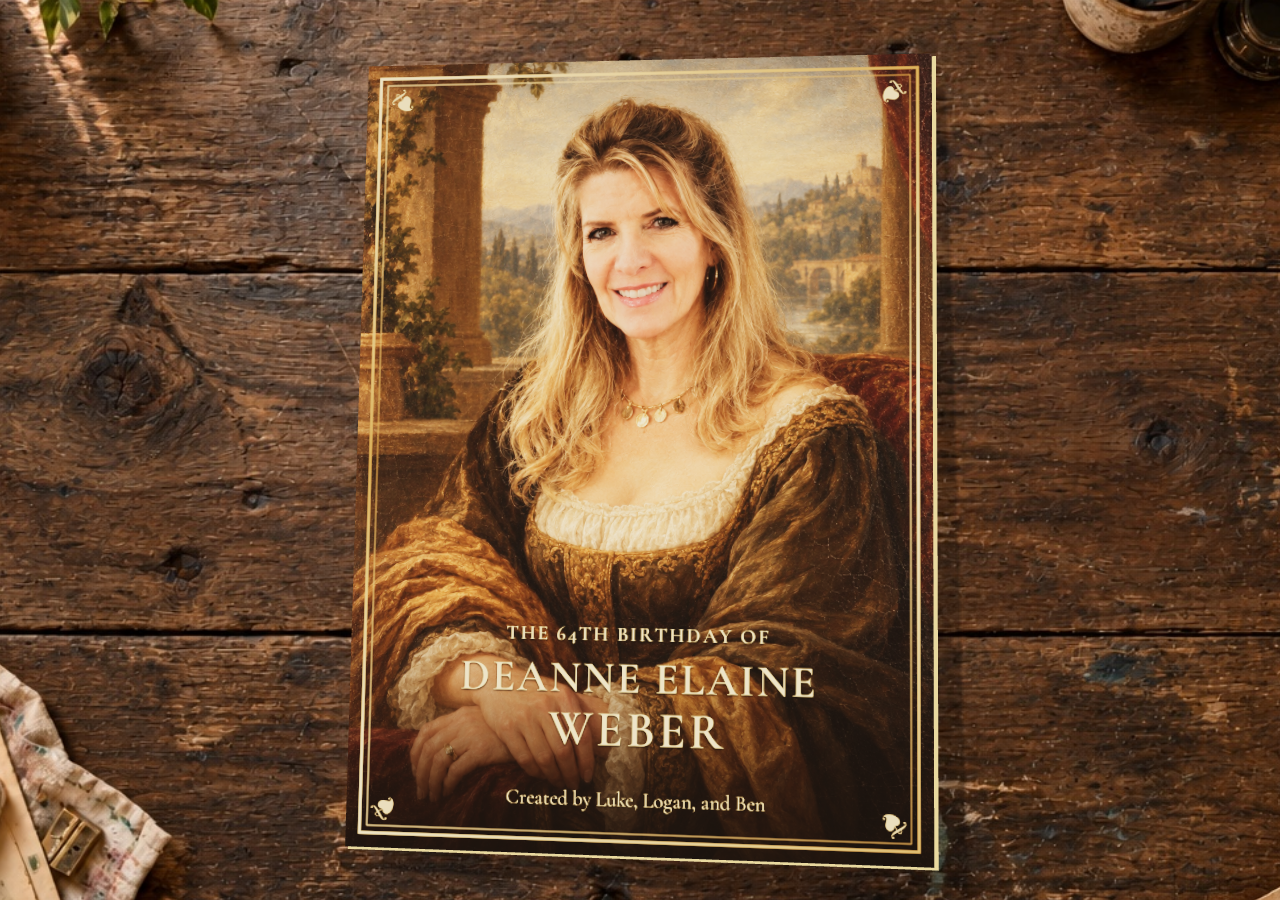
<file: mom-bday-2026/index.html>
<!doctype html>
<html lang="en"><head>
<meta charset="utf-8"><meta name="viewport" content="width=device-width,initial-scale=1"><meta name="theme-color" content="#98704d">
<meta name="description" content="A birthday scrapbook for the coolest mom on the block. All our love, Luke, Logan, and Ben."><meta name="referrer" content="strict-origin-when-cross-origin">
<title>The 64th Birthday of Deanne Elaine Weber</title>
<link rel="icon" type="image/svg+xml" href="data:image/svg+xml,%3Csvg xmlns='http://www.w3.org/2000/svg' viewBox='0 0 32 32'%3E%3Crect width='32' height='32' rx='8' fill='%23314879'/%3E%3Cpath d='M16 26C5 19 3 11 8 8c4-2 7 1 8 3 1-2 4-5 8-3 5 3 3 11-8 18' fill='%23f1ce79'/%3E%3C/svg%3E">
<link rel="preconnect" href="https://fonts.googleapis.com"><link rel="preconnect" href="https://fonts.gstatic.com" crossorigin>
<link href="https://fonts.googleapis.com/css2?family=Cinzel+Decorative:wght@400;700&family=Cormorant+Garamond:wght@400;600&family=DM+Sans:wght@400;500;600&family=Permanent+Marker&family=Kalam:wght@400;700&display=swap" rel="stylesheet">
<link rel="stylesheet" href="styles.css"><script src="photos.js" defer></script><script src="music.js" defer></script><script type="module" src="scrapbook.js"></script>
</head><body>
<main>
<div class="book-scene" id="book-scene" aria-label="An interactive birthday scrapbook"><canvas id="book-canvas" role="img" aria-label="A textured birthday scrapbook with handwritten lettering and family Polaroids"></canvas><div id="photo-hotspots" aria-label="Photos on the open pages"></div><div id="flat-album" class="flat-album" hidden></div><nav id="ink-controls" class="ink-controls" aria-label="Turn scrapbook pages" hidden><button id="previous-page" type="button" class="page-turn" aria-label="Previous page" disabled></button><button id="next-page" type="button" class="page-turn" aria-label="Open birthday card" disabled></button></nav><p id="book-loading" class="book-loading" role="status">Opening your card…</p></div>
<span id="page-count" class="sr-only" aria-live="polite">Cover</span>
<div id="page-description" class="sr-only" aria-live="polite"></div>
<div class="sr-only" id="birthday-note">Happy 64th birthday, Mom! We’re the lucky three. We love you. All our love, Luke, Logan, and Ben.</div>
</main>
<button id="music-switch" class="music-switch" type="button" aria-pressed="true" aria-label="Turn music off" title="Autumn Leaves · Nat King Cole"><span aria-hidden="true">♫</span><span id="music-label" class="sr-only">Turn music off</span></button><audio id="card-audio" src="music/autumn-leaves.mp3" preload="metadata" loop></audio><span id="music-status" class="sr-only" role="status"></span>
<dialog id="photo-dialog" class="photo-dialog" aria-label="Family photo viewer"><div class="full-polaroid"><button id="close-photo" class="close-photo" type="button" aria-label="Close photo">×</button><img id="full-photo" alt=""><span id="full-photo-caption" class="full-photo-caption" hidden></span><div class="photo-controls"><button id="previous-photo" type="button" aria-label="Previous photo"></button><span id="photo-count" class="sr-only" aria-live="polite"></span><button id="next-photo" type="button" aria-label="Next photo"></button></div></div></dialog>
<noscript><p class="noscript-note">Happy 64th birthday, Mom! Everyone else wishes they had our mom. We’re the lucky three who actually do. All our love, Luke, Logan, and Ben.</p></noscript>
</body></html>
</file>
<file: mom-bday-2026/styles.css>
:root{--ink:#293445;--paper:#f5ecd5;--gold:#e5b45f;--marker:'Permanent Marker','Kalam',cursive;--body:'DM Sans',Arial,sans-serif}*{box-sizing:border-box}html{color-scheme:light}body{margin:0;background:#98704d url('desk-background.jpg') center center/cover fixed no-repeat;color:var(--ink);font-family:var(--body);font-size:1rem;line-height:1.6;min-height:100dvh}button,a{-webkit-tap-highlight-color:transparent}button{font:inherit;cursor:pointer}button:focus-visible,a:focus-visible{outline:3px solid #346d9b;outline-offset:2px}button:disabled{cursor:default}[hidden]{display:none!important}main{height:100dvh}.book-scene{width:100%;height:100dvh;position:relative;touch-action:pan-y;overflow:hidden}.book-scene canvas{width:100%;height:100%;display:block;outline:none}.book-loading{position:absolute;inset:0;display:flex;align-items:center;justify-content:center;font-family:var(--marker);font-size:1.3rem;margin:0;pointer-events:none;color:var(--paper);text-shadow:0 2px 5px #342b20}.ink-controls{position:absolute;inset:0;pointer-events:none;z-index:3}.ink-button{position:absolute;display:grid;place-items:center;min-width:44px;min-height:44px;padding:0 4px;color:var(--ink);border:0;background:transparent;font-family:var(--marker);font-size:2rem;line-height:1;transform:translate(-50%,-50%) rotate(-1deg);pointer-events:auto;transition:color .15s,opacity .15s;touch-action:manipulation}.ink-button:hover{color:#86703c}.ink-button.open-card{font-size:1.05rem;min-width:74px}.music-switch{font-size:1.5rem}.music-switch[aria-pressed=true] span:first-child{color:#876437}.ink-controls.turning{visibility:hidden}.photo-hotspot{position:absolute;border:0;background:transparent;cursor:zoom-in;transform:translate(-50%,-50%);z-index:2;border-radius:0}.photo-hotspot:focus-visible{outline:3px solid #346d9b;outline-offset:3px;background:#ffffff18}.sr-only{position:absolute;width:1px;height:1px;padding:0;margin:-1px;overflow:hidden;clip:rect(0,0,0,0);white-space:nowrap;border:0}
.photo-dialog{border:0;padding:16px;background:transparent;color:var(--ink);width:min(1050px,calc(100vw - 24px));max-width:none;height:min(920px,calc(100dvh - 24px));max-height:none;overflow:visible}.photo-dialog::backdrop{background:#2e231bd9;backdrop-filter:blur(5px)}.photo-dialog[open]{display:flex;align-items:center;justify-content:center}.full-polaroid{position:relative;background:#fffaf0;padding:40px 16px 8px;box-shadow:0 18px 80px #0006;width:fit-content;max-width:100%;max-height:100%;display:flex;flex-direction:column;align-items:center;transform:rotate(-1deg);min-height:0}.full-polaroid>img{display:block;max-width:100%;width:auto;max-height:calc(100dvh - 180px);object-fit:contain;min-height:0;background:#eef0f3}.close-photo{position:absolute;top:0;right:3px;z-index:1;width:44px;height:40px;border:0;background:transparent;color:var(--ink);font-family:var(--marker);font-size:1.75rem;line-height:1}.photo-controls{display:flex;width:100%;align-items:center;justify-content:space-between;gap:28px;min-height:55px;flex-shrink:0;font-family:'Kalam',cursive;font-size:1rem}.photo-controls button{border:0;background:transparent;color:var(--ink);width:46px;height:46px;font-family:var(--marker);font-size:2rem;line-height:1}.flat-album{position:absolute;inset:5% 0;margin:auto;background:var(--paper);color:var(--ink);width:min(820px,calc(100% - 48px));height:90%;padding:45px 28px 60px;overflow-y:auto;box-shadow:0 12px 40px #32251d60;transform:rotate(-1deg)}.flat-album.cover{width:min(420px,calc(100% - 48px))}.flat-album h1,.flat-album h2,.flat-album p{font-family:var(--marker);text-align:center}.flat-album h1{font-size:2.3rem;line-height:1.25}.flat-album p{font-size:1rem}.flat-face{margin:20px 0 50px}.flat-photos{display:grid;grid-template-columns:1fr 1fr;gap:20px 12px;margin-top:20px}.flat-photo{padding:9px 9px 28px;background:#fffaf0;border:0;box-shadow:0 3px 8px #19244030;transform:rotate(-5deg)}.flat-photo:nth-child(2n){transform:rotate(4deg);margin-top:20px}.flat-photo img{width:100%;max-height:200px;object-fit:contain;display:block}.noscript-note{max-width:600px;margin:20px auto;padding:20px;background:var(--paper);color:var(--ink)}
@media(max-width:700px){body{background-position:46% center}.flat-album{width:calc(100% - 48px);padding:40px 20px 60px}.photo-dialog[open]{padding:8px}.full-polaroid{padding:38px 10px 6px;transform:none}.full-polaroid>img{max-height:calc(100dvh - 165px)}}@media(prefers-reduced-motion:reduce){*,*:before,*:after{transition:none!important;animation:none!important}}
:root{--ink:#000}.music-switch{position:fixed;right:16px;top:12px;z-index:8;display:grid;place-items:center;width:44px;height:44px;padding:0;border:0;background:transparent;color:#000;font-family:var(--marker);font-size:1.4rem;opacity:.23;transition:opacity .2s;line-height:1}.music-switch:hover,.music-switch:focus-visible{opacity:.8}.music-switch[aria-pressed=true] span:first-child{color:#000}.music-switch[aria-pressed=false]::after{content:'';position:absolute;width:20px;height:1px;background:currentColor;transform:rotate(-45deg)}body::after{content:'';position:fixed;inset:0;z-index:7;pointer-events:none;opacity:0;background-image:url("data:image/svg+xml,%3Csvg xmlns='http://www.w3.org/2000/svg' viewBox='0 0 180 180'%3E%3Cfilter id='grain'%3E%3CfeTurbulence type='fractalNoise' baseFrequency='.72' numOctaves='3' stitchTiles='stitch'/%3E%3C/filter%3E%3Cpath fill='%23000' filter='url(%23grain)' opacity='.2' d='M0 0h180v180H0z'/%3E%3C/svg%3E"),radial-gradient(ellipse at 50% 45%,transparent 35%,#5d301e55 100%),linear-gradient(125deg,#f6cf6025,#e0a47110);background-size:180px 180px,100% 100%,100% 100%;transition:opacity 1.4s ease}body.book-open.music-playing::after{opacity:.68;animation:film-grain 1.1s steps(3,end) infinite}@keyframes film-grain{0%,100%{background-position:0 0,center,center}33%{background-position:12px -7px,center,center}66%{background-position:-9px 11px,center,center}}
.page-turn{position:absolute;border:0;padding:0;background:transparent;transform:translate(-50%,-50%) rotate(-1deg);pointer-events:auto;cursor:pointer;touch-action:pan-y;color:transparent}.page-turn:focus-visible{outline:2px dashed #bc994d;outline-offset:-4px}.flat-face{position:relative;display:flex;flex-direction:column;min-height:calc(100% - 60px)}.flat-photos{display:contents}.flat-photo:nth-child(-n+2){order:0}.flat-face>p{order:1;margin:25px 0;font-size:1.125rem}.flat-photo:nth-child(n+3){order:2}.flat-face{display:grid;grid-template-columns:1fr 1fr;gap:15px}.flat-face>p{grid-column:1/-1}.flat-album.cover{padding:0;overflow:hidden;background:linear-gradient(180deg,#140b08a8,transparent 35%,transparent 65%,#140b08dd),url('mom-renaissance.jpg') center/cover no-repeat;color:#ecd39a;border:8px double #bd9b59}.flat-album.cover h1{font-family:'Cinzel Decorative',Georgia,serif;font-size:1.8rem;margin:20px 14px}.flat-album.cover p{font-family:'Cormorant Garamond',Georgia,serif;margin:0;position:absolute;left:0;right:0;text-shadow:0 2px 4px #140b08}.flat-album.cover .cover-age{bottom:100px;font-family:'Cinzel Decorative',Georgia,serif;font-size:1.5rem}.flat-album.cover .cover-date{bottom:62px;font-size:1.3rem}.flat-album.cover .cover-signature{bottom:27px;font-size:1rem}
.flat-album.cover h1{font-family:'Cormorant Garamond',Georgia,serif;font-weight:600;letter-spacing:.08em;line-height:1.2;text-transform:uppercase;font-size:1.8rem;margin:24px 28px}
main{position:relative;z-index:1}body::before{content:'';position:fixed;inset:0;z-index:0;pointer-events:none;background:#000;opacity:0;transition:opacity 1.3s ease}body.book-open::before{opacity:1}body.book-open .music-switch,body.book-open .music-switch[aria-pressed=true] span:first-child{color:#f5ecd5}
body{background:#000}body::before{background:#98704d url('desk-background.jpg') center/cover no-repeat;opacity:1;transform:scale(1) translateY(0);filter:brightness(1);transform-origin:center 55%;transition:opacity 1.3s ease,transform 1.4s cubic-bezier(.2,.7,.2,1),filter 1.3s ease}body.book-open::before{opacity:0;transform:scale(.86) translateY(38px);filter:brightness(.12) blur(3px)}main::before{content:'';position:fixed;inset:0;z-index:0;pointer-events:none;opacity:0;background:radial-gradient(ellipse at 50% 43%,#b49c6d24 0,#6b604514 36%,transparent 68%);transition:opacity 1.5s ease}body.book-open main::before{opacity:1}.book-scene{z-index:1}body::after{background-image:url("data:image/svg+xml,%3Csvg xmlns='http://www.w3.org/2000/svg' viewBox='0 0 180 180'%3E%3Cfilter id='grain'%3E%3CfeTurbulence type='fractalNoise' baseFrequency='.72' numOctaves='3' stitchTiles='stitch'/%3E%3C/filter%3E%3Cpath fill='%23000' filter='url(%23grain)' opacity='.2' d='M0 0h180v180H0z'/%3E%3C/svg%3E"),radial-gradient(ellipse at 50% 45%,transparent 35%,#0007 100%);background-size:180px 180px,100% 100%}
@media(max-width:700px){body::before{background-position:46% center}}
.flat-album.cover h1{position:absolute;left:20px;right:20px;bottom:80px;margin:0;font-size:1.6rem;letter-spacing:.045em}.flat-album.cover .cover-signature{bottom:30px;font-size:1.1rem}
body::before{inset:-25%}.full-photo-caption{font-family:var(--marker);font-size:clamp(.875rem,1.6vw,1.125rem);text-align:center;line-height:1.3;max-width:38ch;margin:14px 0 0;padding:0 12px;color:#000}.full-polaroid:has(.full-photo-caption:not([hidden]))>img{max-height:calc(100dvh - 235px)}
.flat-photo-caption{display:block;font-family:var(--marker);font-size:.75rem;line-height:1.2;margin:8px 0 -18px;color:#000}
.flat-face.final>p{grid-row:1;order:0}.flat-face.final .flat-photo{order:1}
</file>
